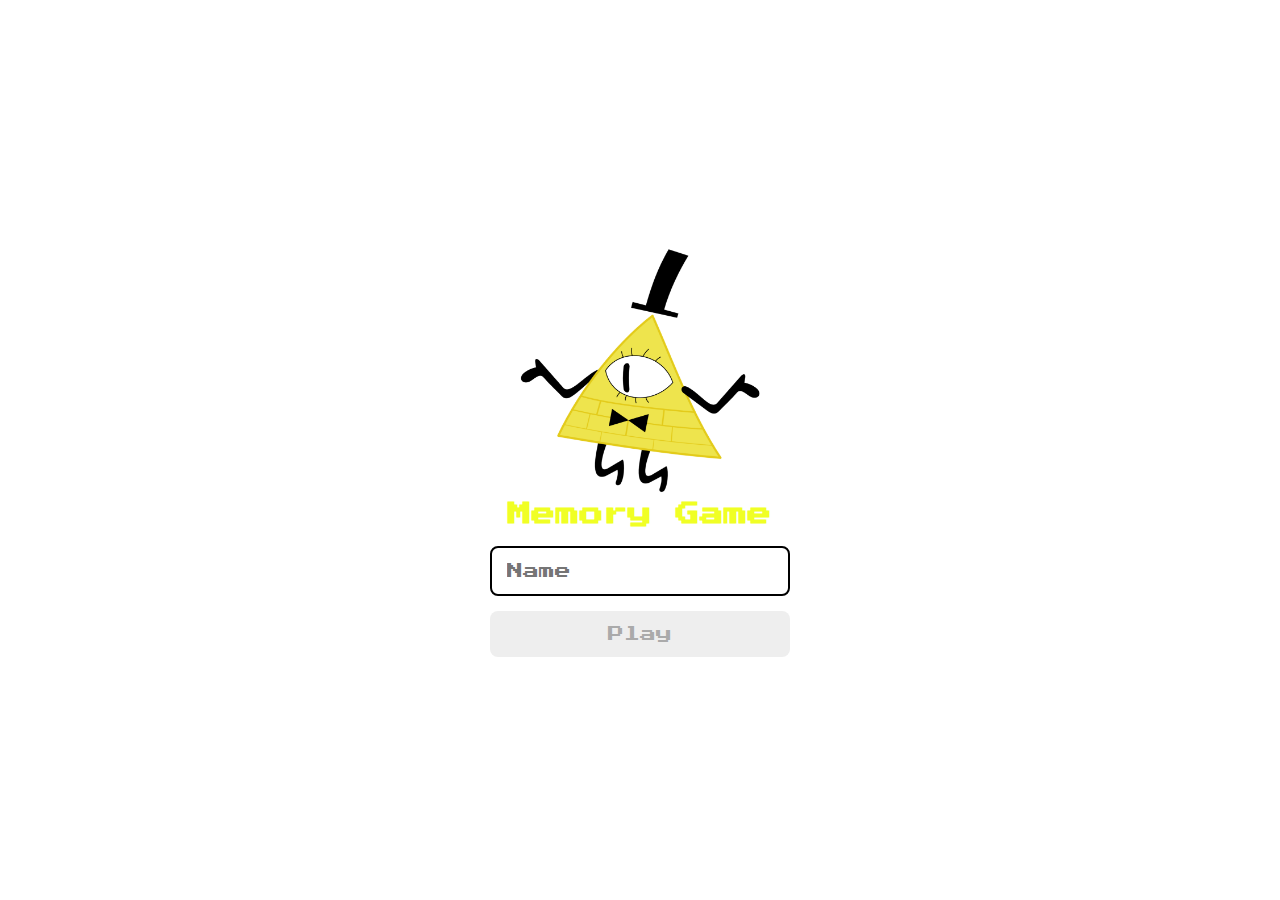
<file: index.html>
<!DOCTYPE html>
<html lang="en">
<head>
    <meta charset="UTF-8">
    <meta http-equiv="X-UA-Compatible" content="IE=edge">
    <meta name="viewport" content="width=device-width, initial-scale=1.0">
    <link rel="shortcut icon" href="./img/bill.png" type="image/x-icon">

    <link rel="stylesheet" href="./css/reset.css">
    <link rel="stylesheet" href="./css/login.css">

    <script defer src="./js/login.js"></script>

    <title>Memory Game</title>
</head>
<body>
    
    <form class="login-form">
        <div class="login_header">
            <img src="./img/bill.png" alt="bill-icon">
            <!-- <img src="./img/billFun.gif" alt="bill-icon">  -->
            <h1>Memory Game</h1>
        </div>
        
        <input type="text" placeholder="Name" class="login_input">
        
        <button type="submit" class="login_button" disabled>Play</button>
    </form>
</body>
</html>
</file>
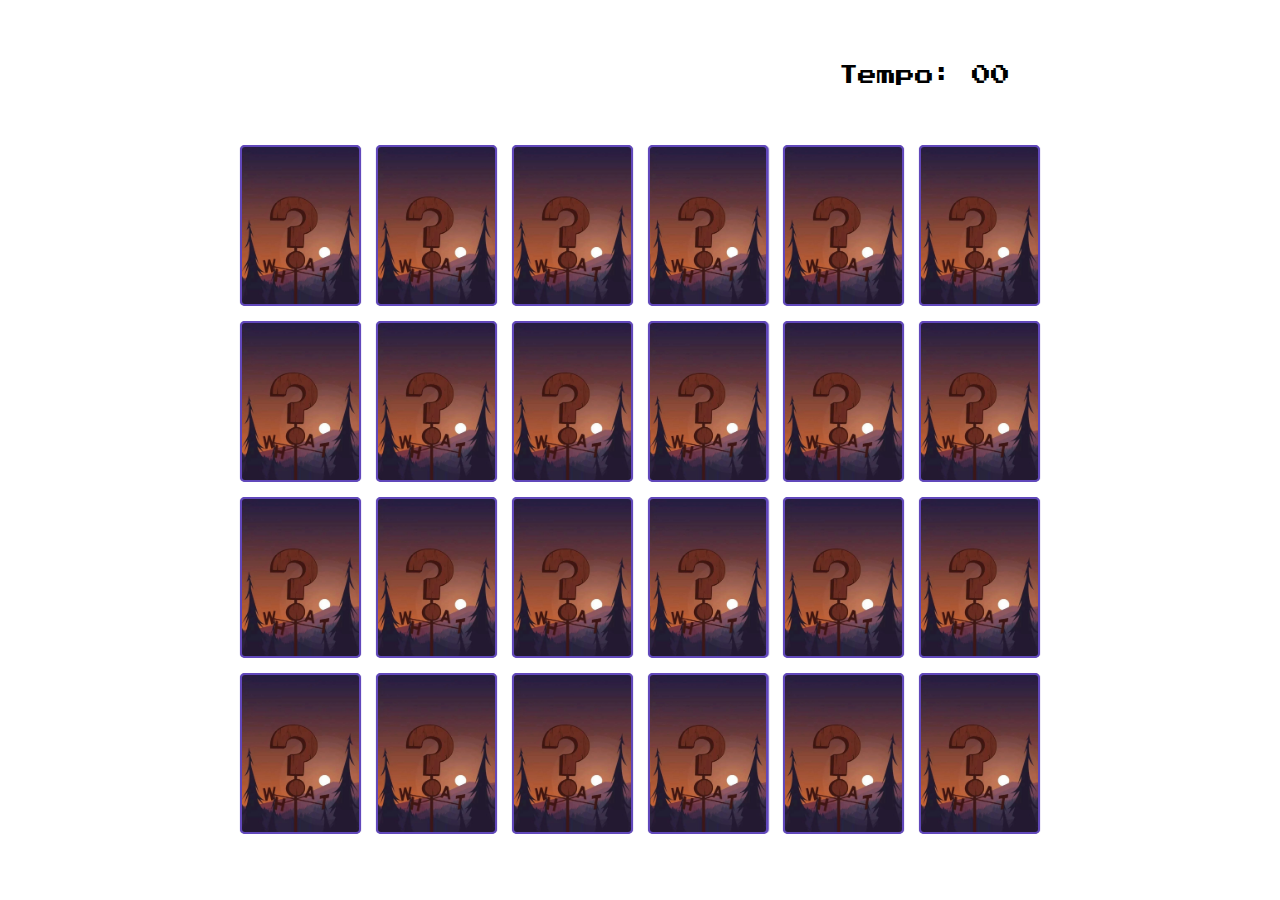
<file: pages/game.html>
<!DOCTYPE html>
<html lang="en">
<head>
    <meta charset="UTF-8">
    <meta http-equiv="X-UA-Compatible" content="IE=edge">
    <meta name="viewport" content="width=device-width, initial-scale=1.0">

    <link rel="shortcut icon" href="../img/bill.png" type="image/x-icon">
    <link rel="stylesheet" href="../css/reset.css">
    <link rel="stylesheet" href="../css/game.css">

    <script defer src="../js/game.js"></script>

    <title>Memory Game</title>
</head>
<body>
    <main>
        <header>
          <span class="player"></span>
          <span>Tempo: <span class="timer">00</span></span>
        </header>
      
        <div class="grid"></div>
      </main>
</body>
</html>
</file>
<file: css/login.css>
html{
  background-image: url('https://wallpapercave.com/wp/wp2300682.jpg');
  background-repeat: no-repeat;
  background-size:cover;
  /* background-color: black; */
}

.login-form {
    align-items: center;
    display: flex;
    flex-direction: column;
    height: 100vh;
    justify-content: center;
  }
  
.login_header {
    align-items: center;
    display: flex;
    flex-direction: column;
    justify-content: center;
    margin-bottom: 20px;
  }
  
.login_header img {
    width: 250px;
    margin-bottom: 1px;
  }
  
.login_header h1 {
    color: rgb(240, 255, 37);
    font-size: 1.5em;
    
  }
  
.login_input {
    border: 2px solid rgb(0, 0, 0);
    border-radius: 8px;
    color: rgb(0, 0, 0);
    font-size: 1em;
    margin-bottom: 15px;
    max-width: 300px;
    outline: none;
    padding: 15px;
    width: 100%;
  }
  
.login_button {
    background-color: rgb(240, 255, 37);
    border-radius: 8px;
    border: 2px solid #ffffff;
    color: rgb(0, 0, 0);
    cursor: pointer;
    font-size: 1em;
    max-width: 300px;
    padding: 15px;
    width: 100%;
  }
  
.login_button:disabled {
    background-color: #eee;
    color: #aaa;
    cursor: auto;
    border: none;
  }
</file>
<file: css/game.css>
main {
    display: flex;
    flex-direction: column;
    width: 100%;
    background-image: url('https://i.pinimg.com/originals/90/db/e6/90dbe6ae233c218e8354063f797befe5.jpg');
    background-size: cover;
    min-height: 100vh;
    align-items: center;
    justify-content: center;
    padding: 20px 20px 50px;
  }
  
  header {
    display: flex;
    align-items: center;
    justify-content: space-between;
    background-color: rgba(255, 255, 255, 0.8);
    font-size: 1.2em;
    width: 100%;
    max-width: 800px;
    padding: 30px;
    margin: 0 0 30px;
    border-radius: 5px;
  }
  
  .grid {
    display: grid;
    grid-template-columns: repeat(6, 1fr);
    gap: 15px;
    width: 100%;
    max-width: 800px;
    margin: 0 auto;
  }
  
  .card {
    aspect-ratio: 3/4;
    width: 100%;
    border-radius: 5px;
    position: relative;
    transition: all 400ms ease;
    transform-style: preserve-3d;
    background-color: #ccc;
  }
  
  .face {
    width: 100%;
    height: 100%;
    position: absolute;
    background-size: cover;
    background-position: center;
    border: 2px solid #6148bb;
    border-radius: 5px;
    transition: all 400ms ease;
  }
  
  .front {
    transform: rotateY(180deg);
  }
  
  .back {
    background-image: url('../img/back.jpg');
    backface-visibility: hidden;
  }
  
  .reveal-card {
    transform: rotateY(180deg);
  }
  
  .disabled-card {
    filter: saturate(0);
    opacity: 0.5;
  }
</file>
